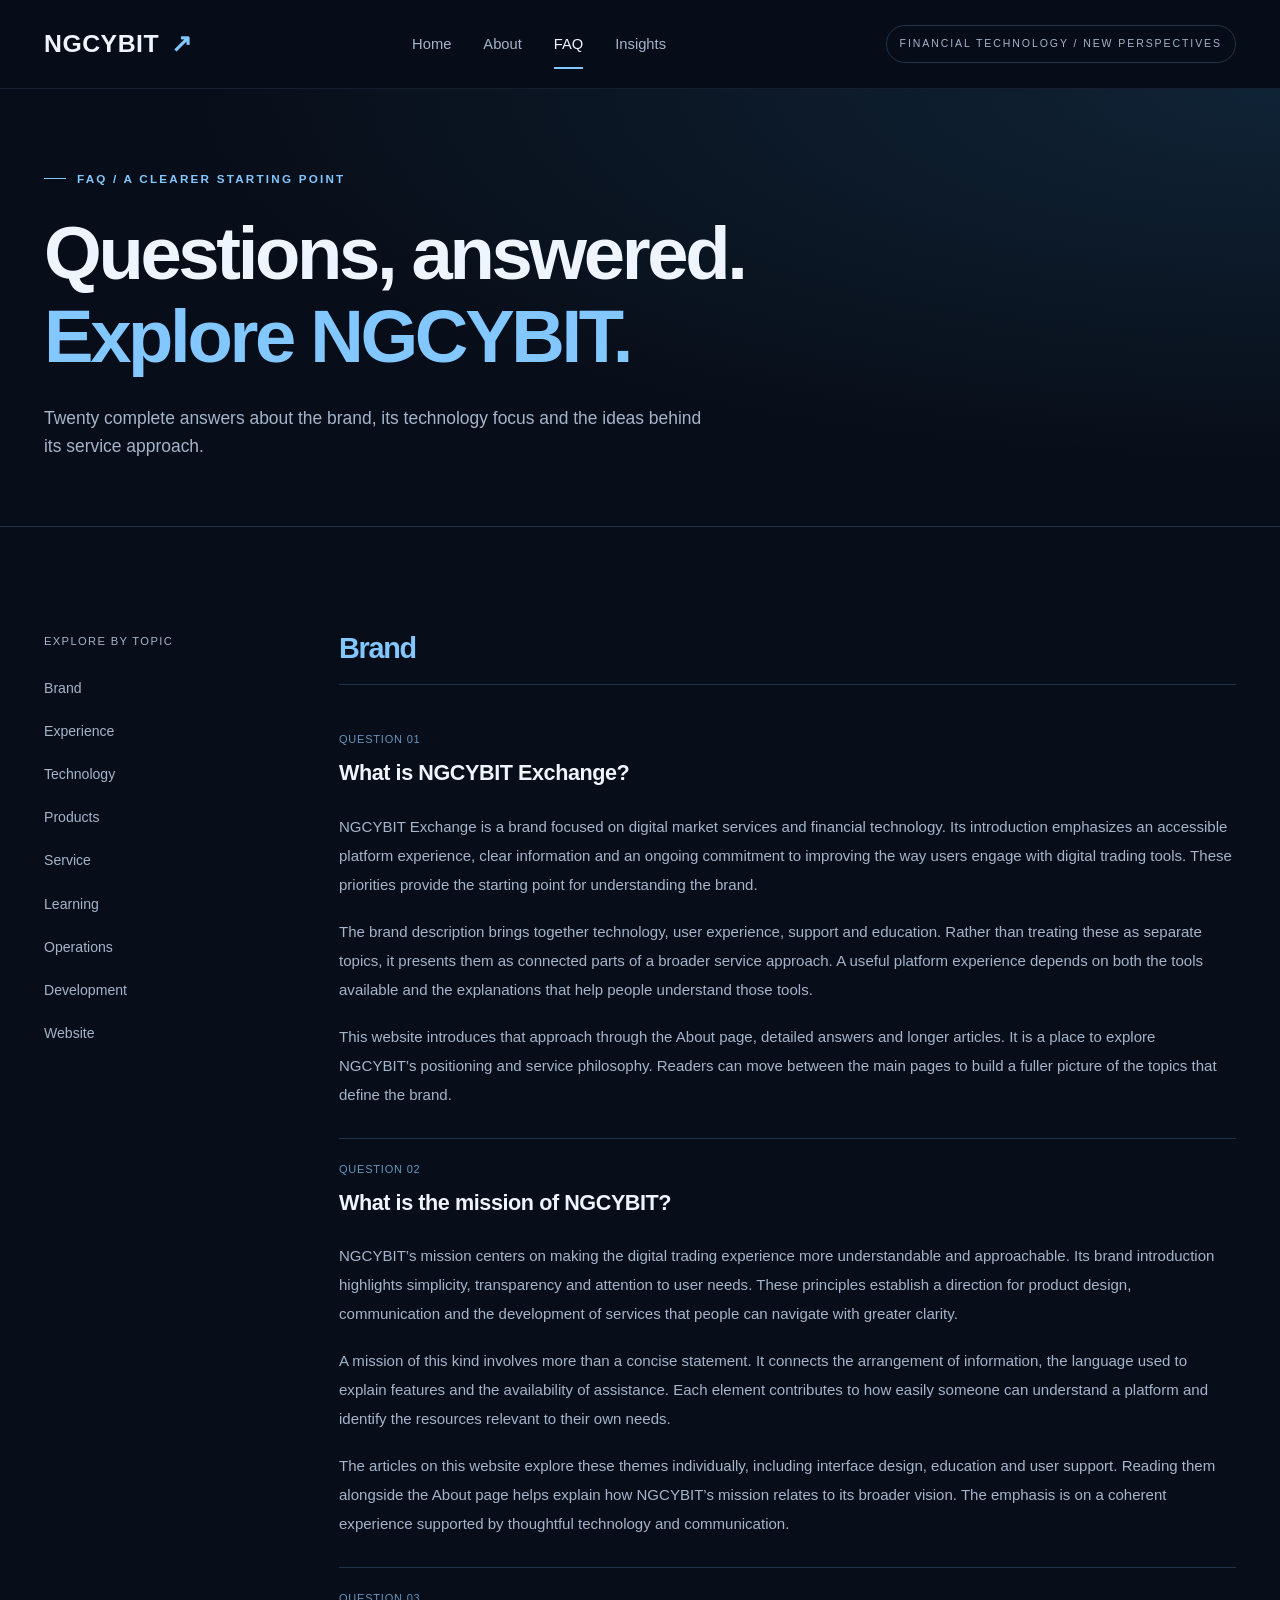
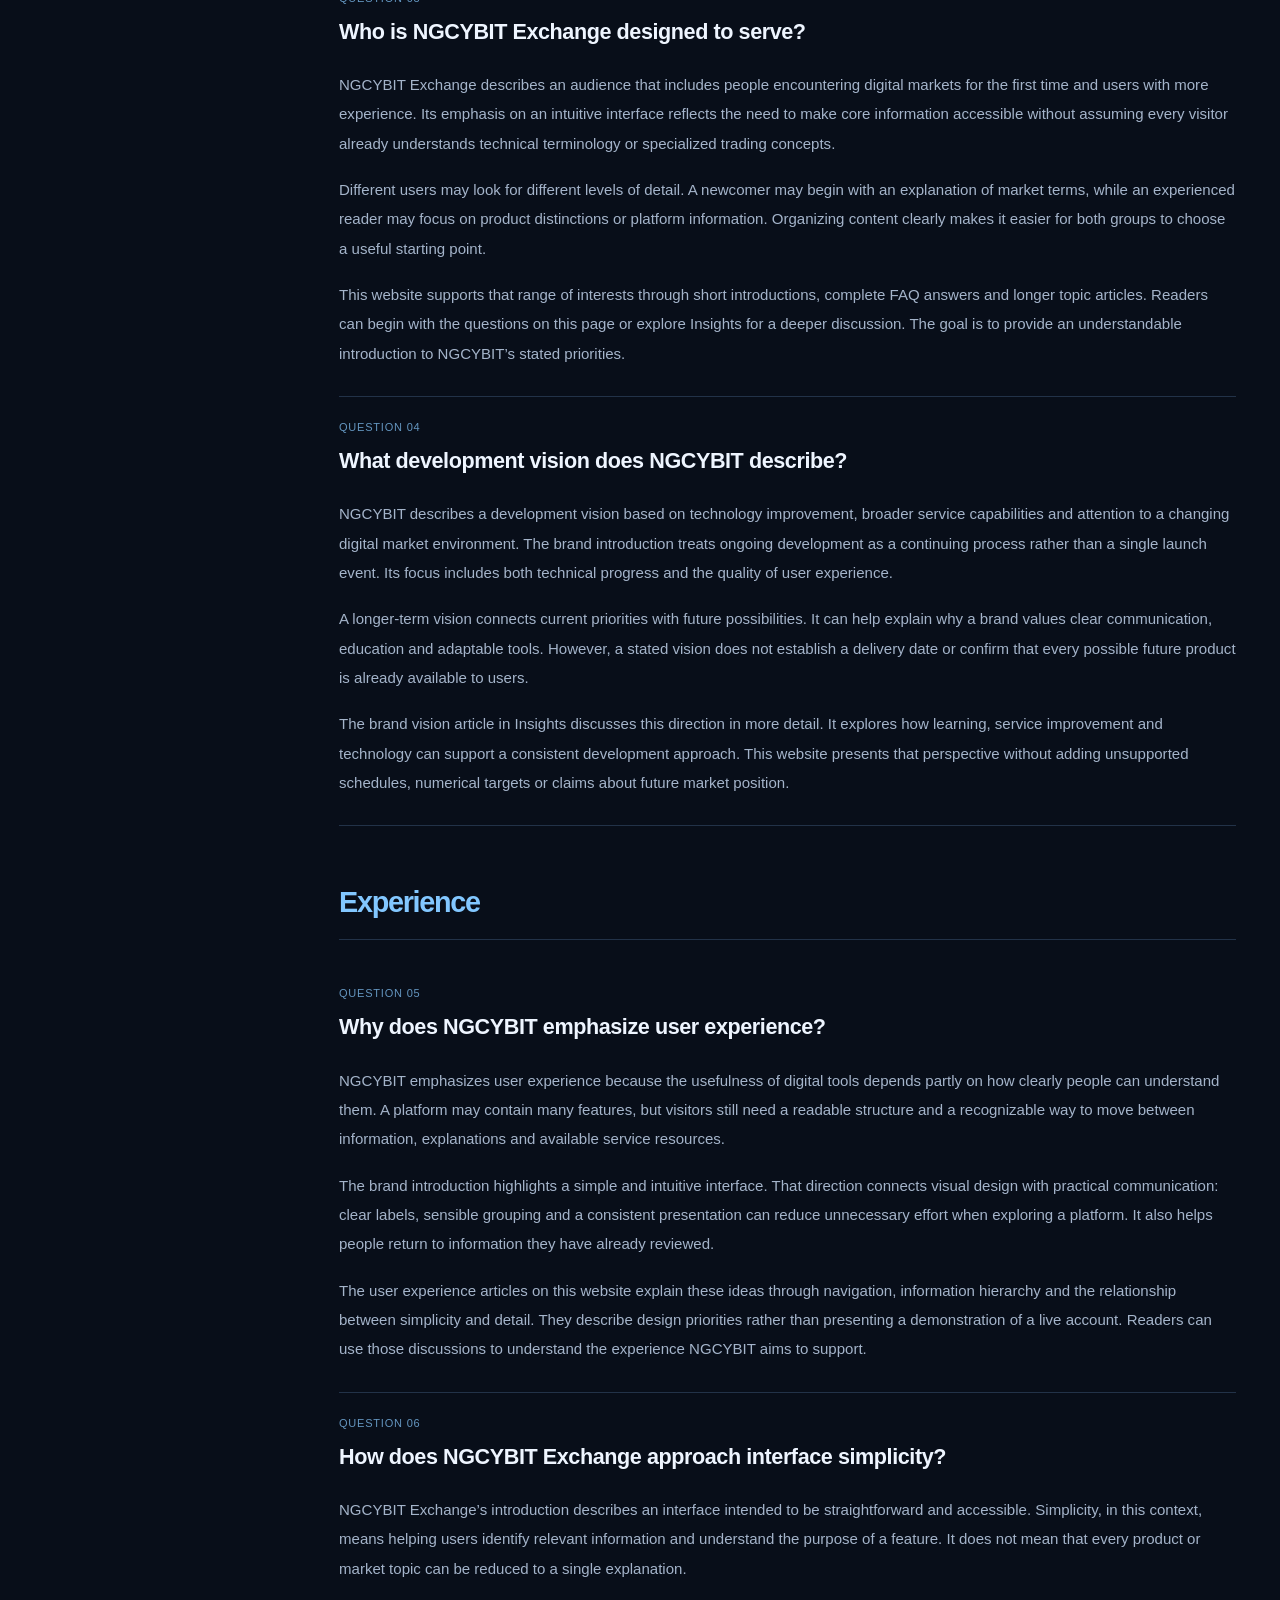
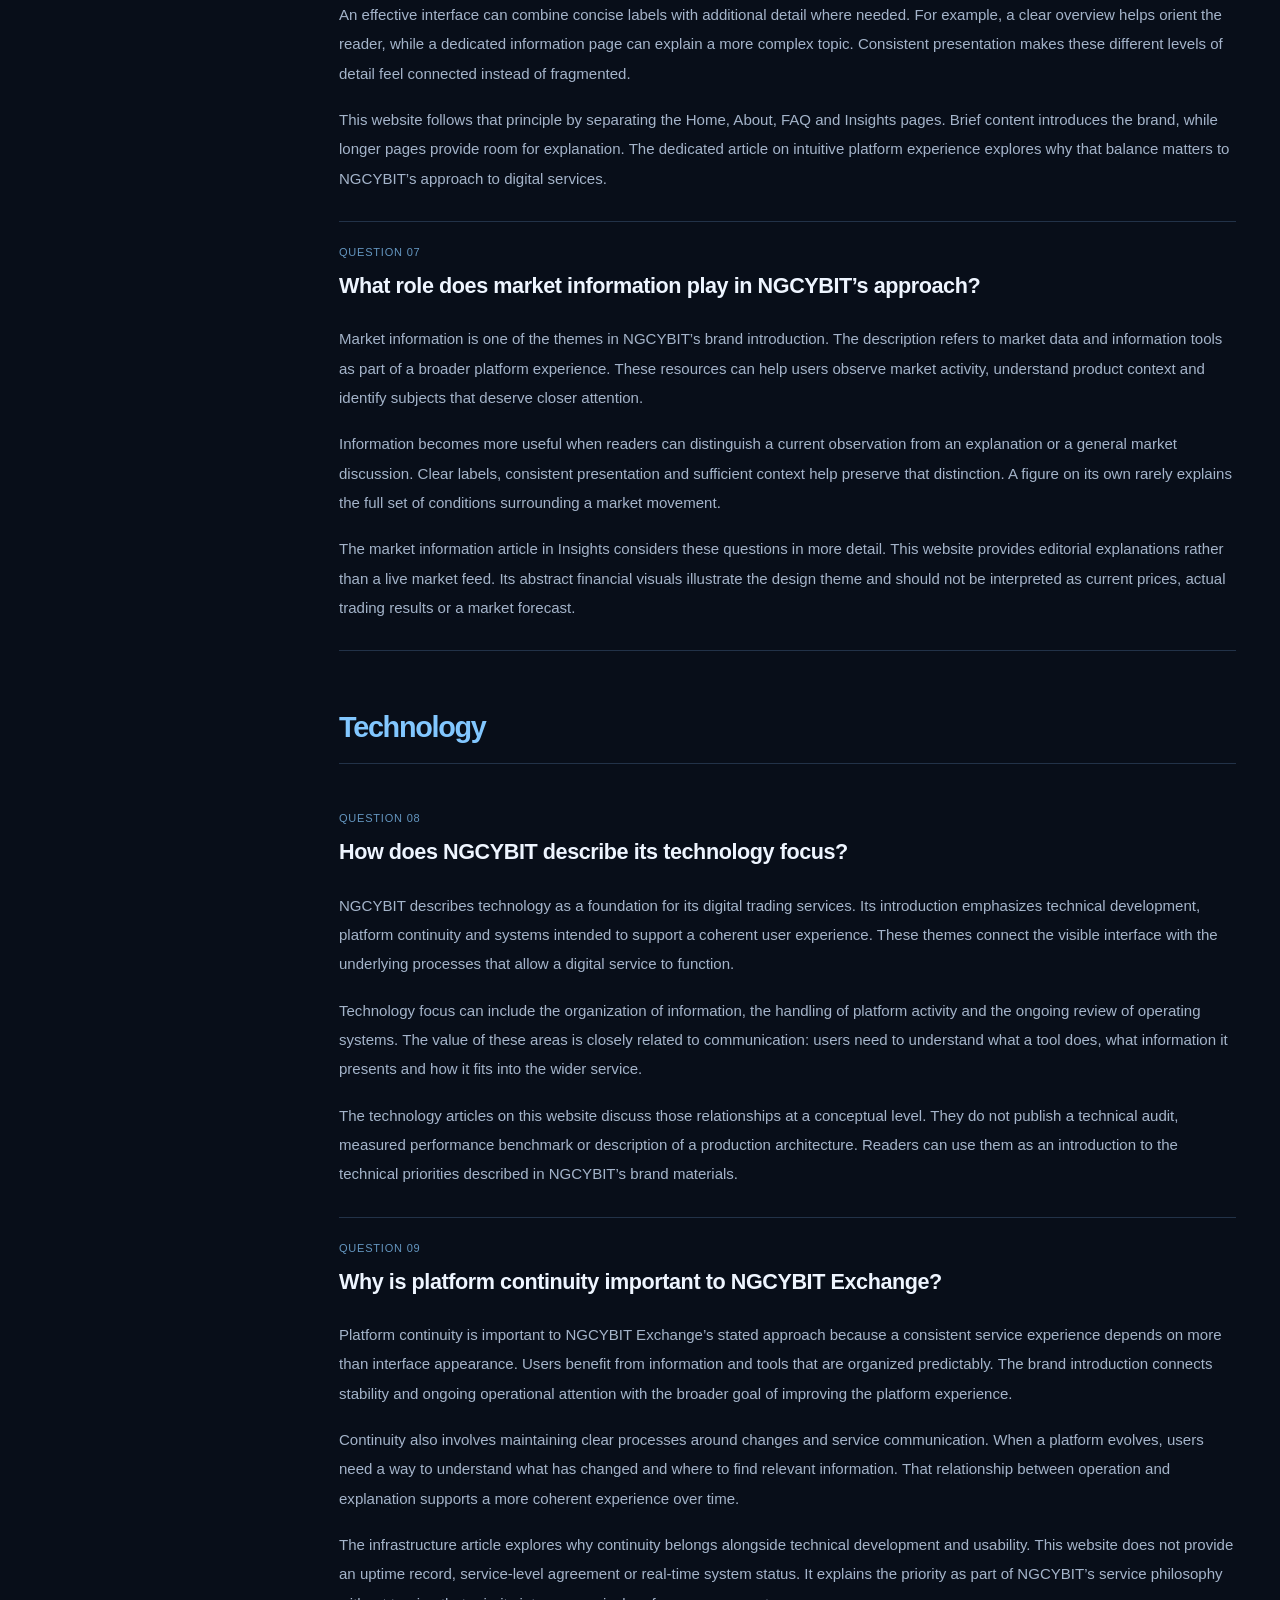
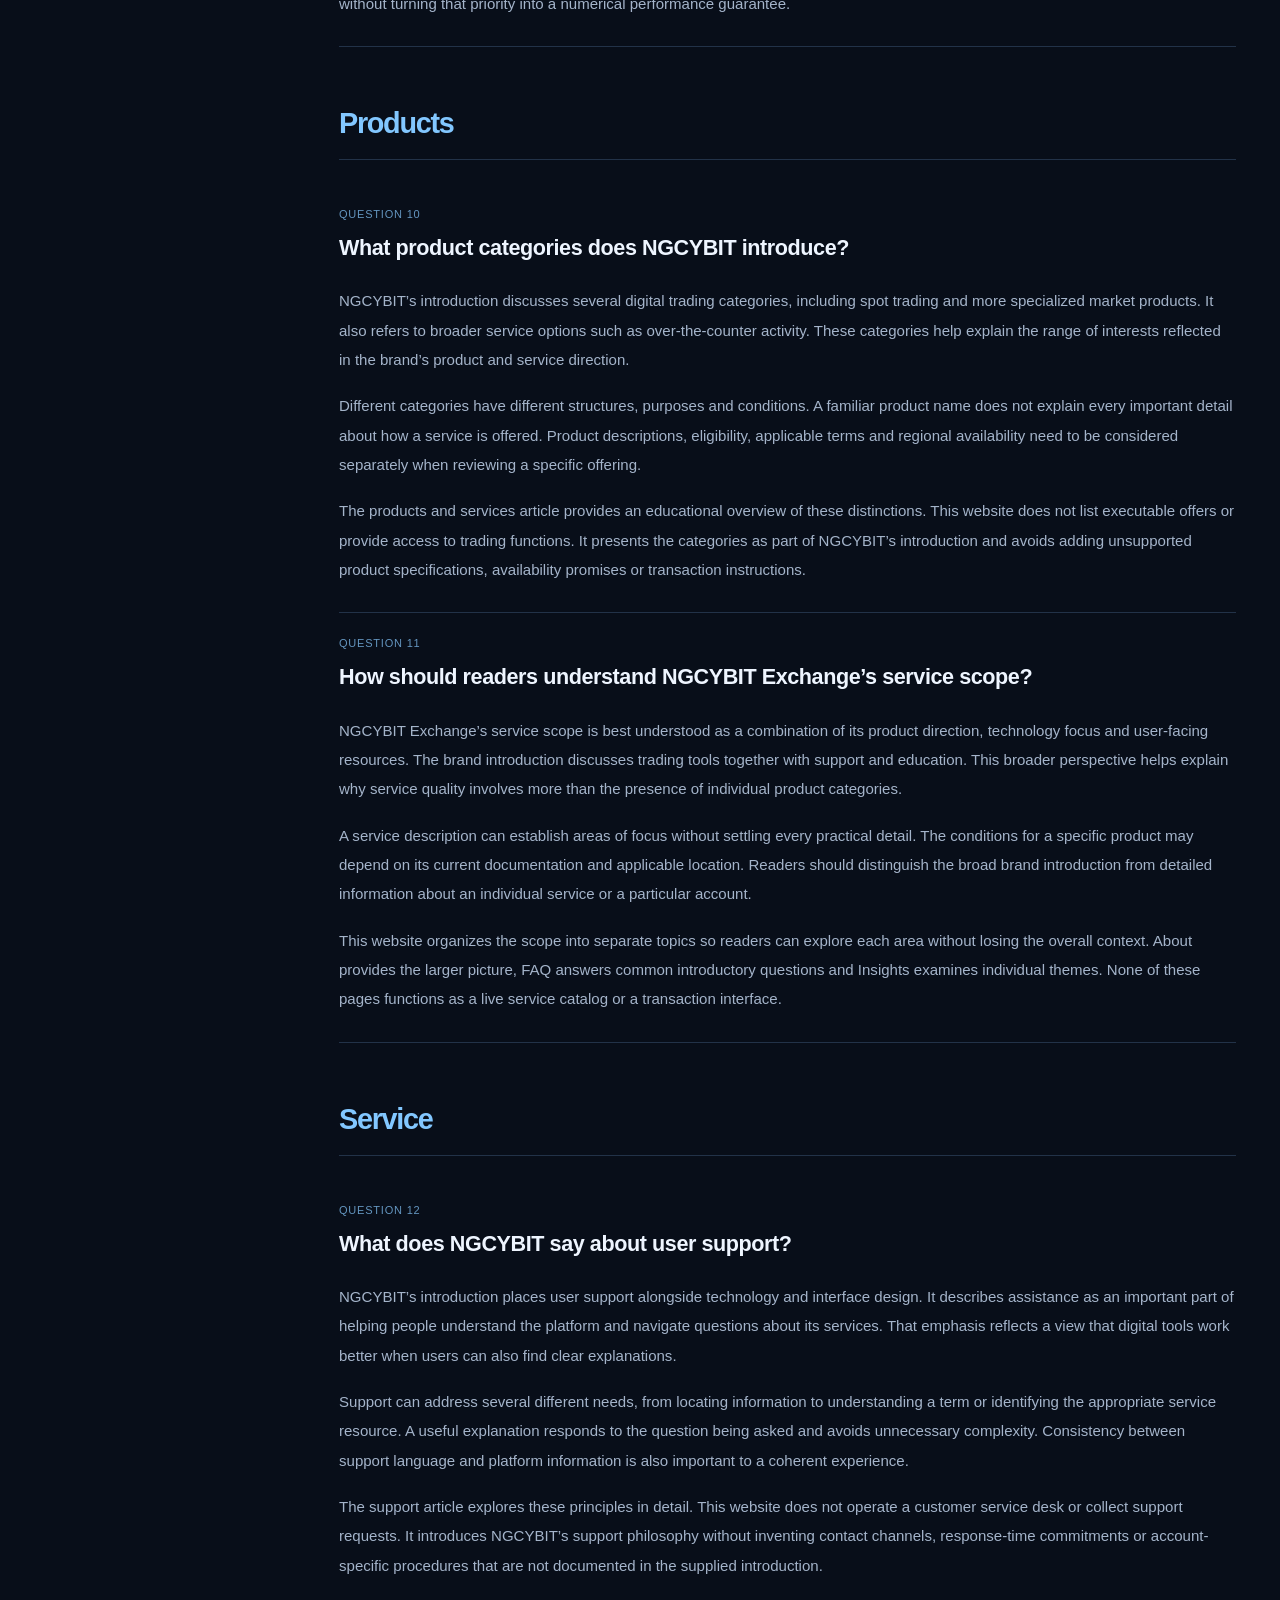
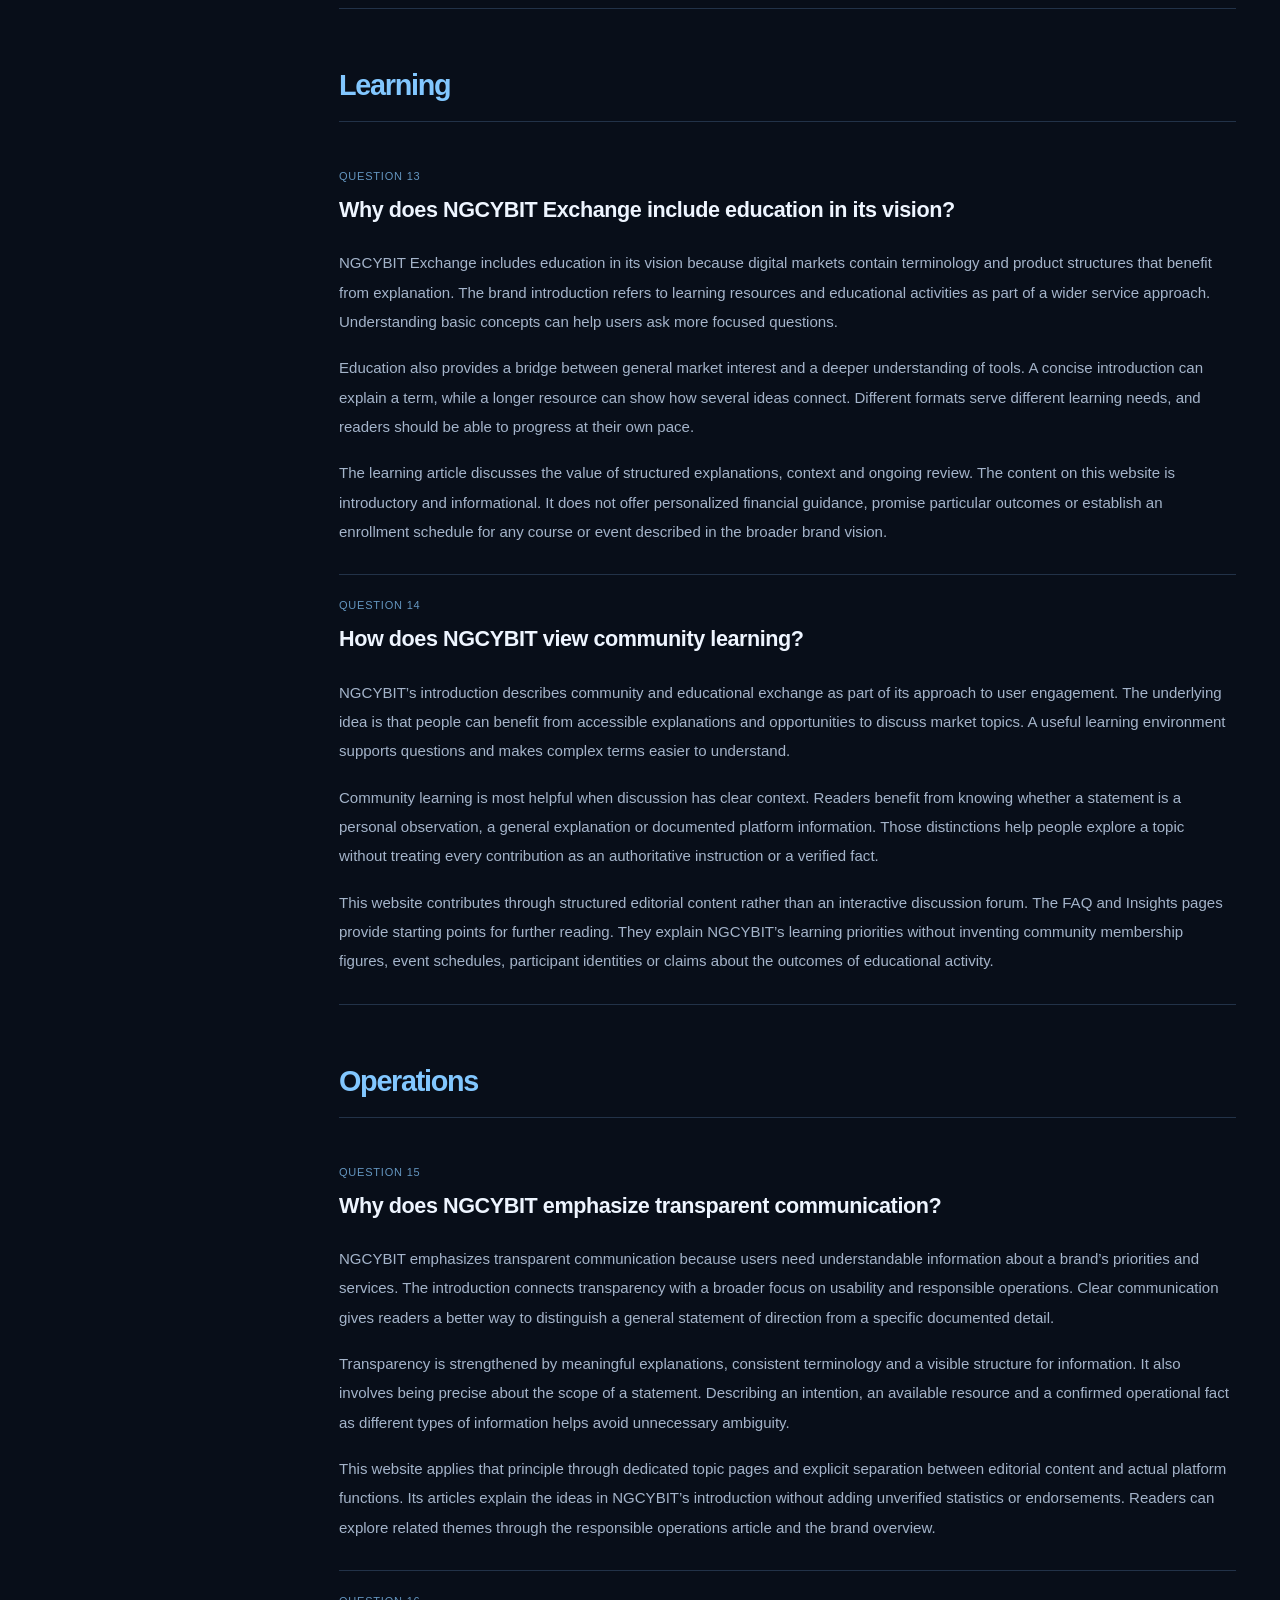
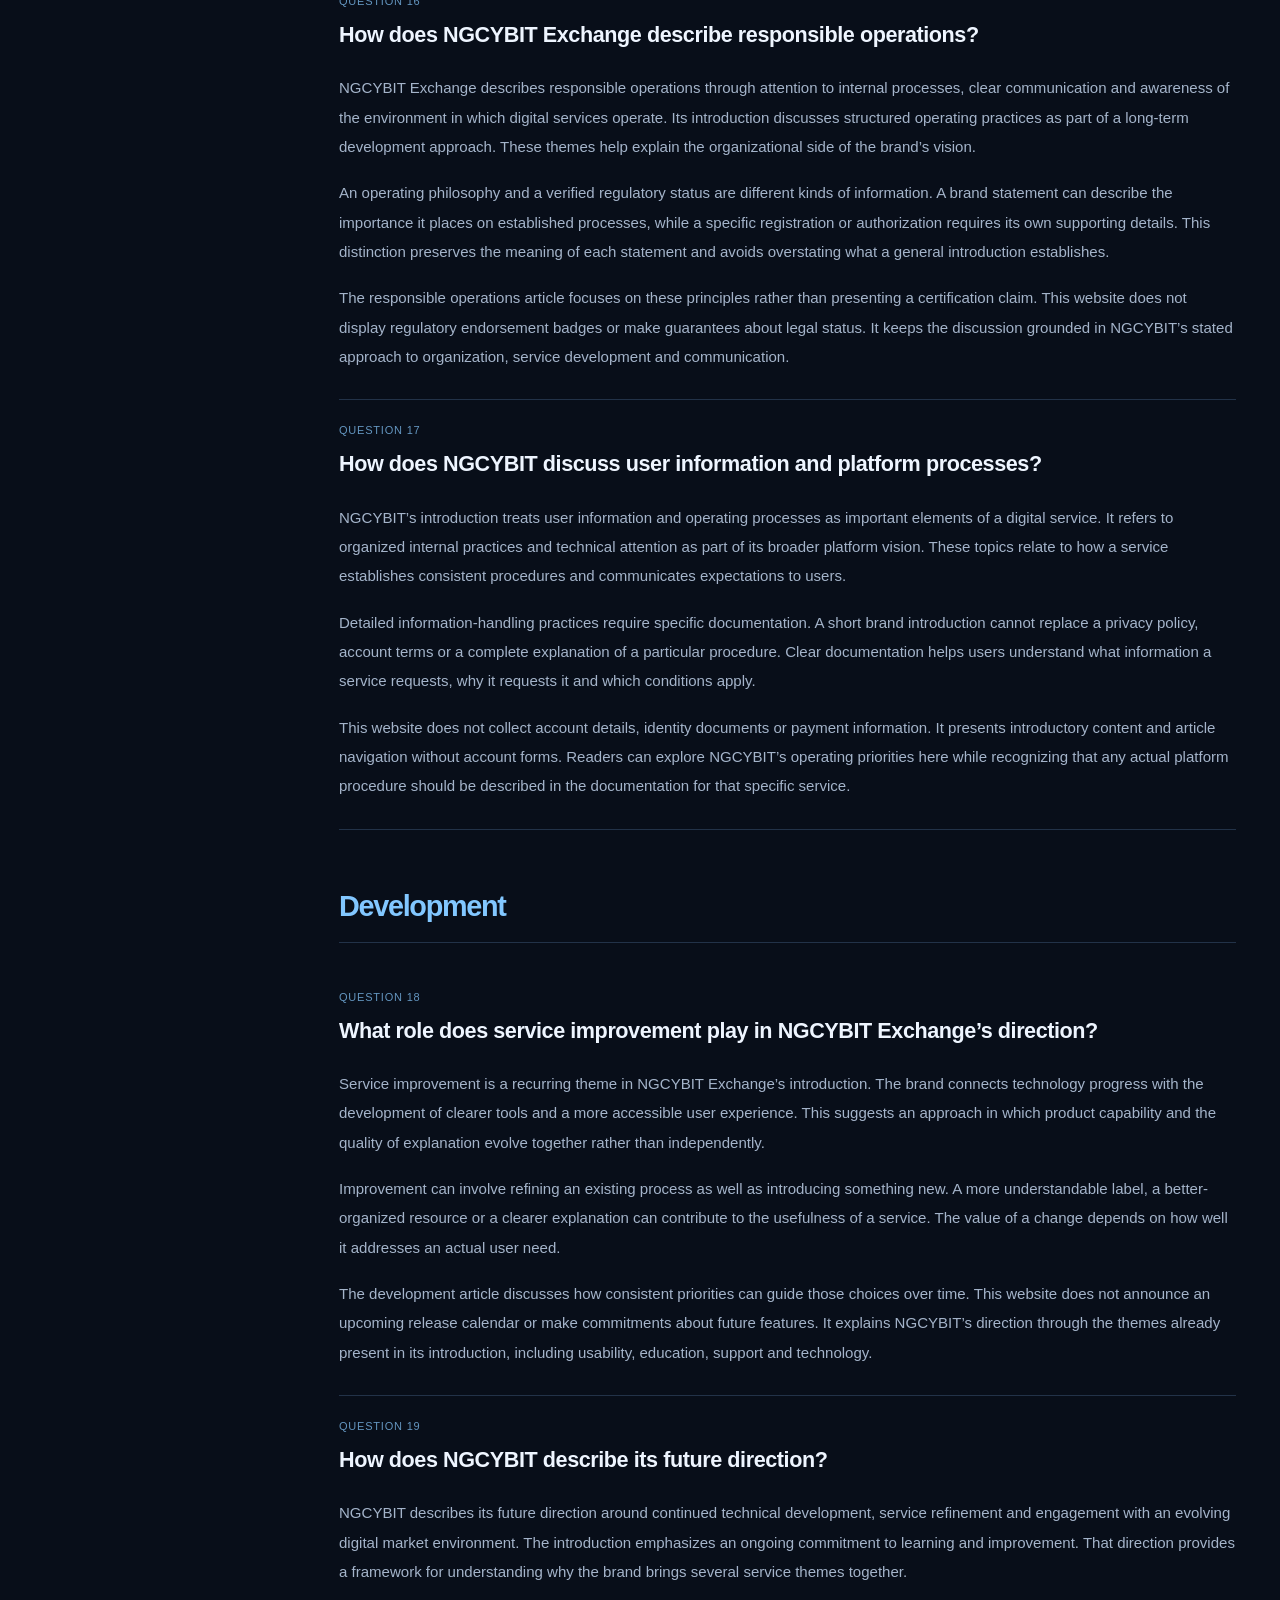
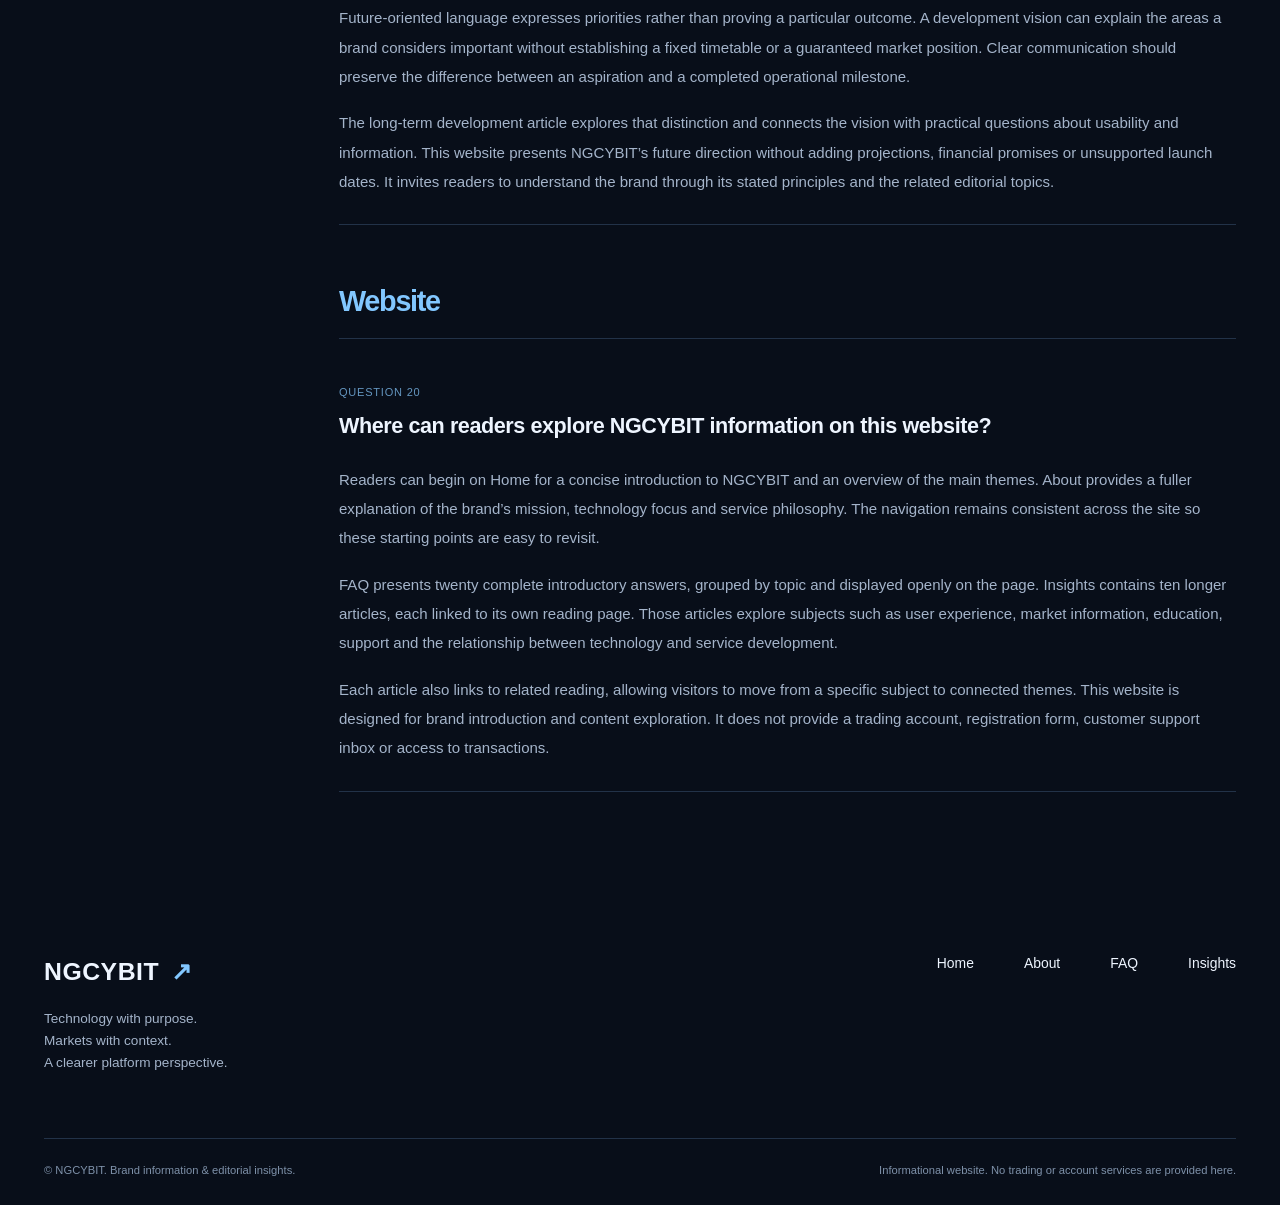
<file: faq.html>
<!doctype html>
<html lang="en" class="no-js"><head><meta charset="utf-8"><meta name="viewport" content="width=device-width,initial-scale=1"><title>NGCYBIT FAQ | 20 Questions About the Brand &amp; Platform Vision</title><meta name="description" content="Read complete answers to twenty NGCYBIT questions about its brand, user experience, technology, services, education and development vision."><link rel="canonical" href="https://ngcybit.github.io/faq.html"><link rel="icon" type="image/png" href="images/LOGO.png"><meta name="theme-color" content="#080e19"><meta property="og:type" content="website"><meta property="og:title" content="NGCYBIT FAQ | 20 Questions About the Brand &amp; Platform Vision"><meta property="og:description" content="Read complete answers to twenty NGCYBIT questions about its brand, user experience, technology, services, education and development vision."><meta property="og:url" content="https://ngcybit.github.io/faq.html"><meta property="og:site_name" content="NGCYBIT"><meta name="twitter:card" content="summary"><link rel="stylesheet" href="assets/styles.css"><script defer src="assets/main.js"></script><script type="application/ld+json">{"@context": "https://schema.org", "@type": "FAQPage", "mainEntity": [{"@type": "Question", "name": "What is NGCYBIT Exchange?", "acceptedAnswer": {"@type": "Answer", "text": "NGCYBIT Exchange is a brand focused on digital market services and financial technology. Its introduction emphasizes an accessible platform experience, clear information and an ongoing commitment to improving the way users engage with digital trading tools. These priorities provide the starting point for understanding the brand.\n\nThe brand description brings together technology, user experience, support and education. Rather than treating these as separate topics, it presents them as connected parts of a broader service approach. A useful platform experience depends on both the tools available and the explanations that help people understand those tools.\n\nThis website introduces that approach through the About page, detailed answers and longer articles. It is a place to explore NGCYBIT’s positioning and service philosophy. Readers can move between the main pages to build a fuller picture of the topics that define the brand."}}, {"@type": "Question", "name": "What is the mission of NGCYBIT?", "acceptedAnswer": {"@type": "Answer", "text": "NGCYBIT’s mission centers on making the digital trading experience more understandable and approachable. Its brand introduction highlights simplicity, transparency and attention to user needs. These principles establish a direction for product design, communication and the development of services that people can navigate with greater clarity.\n\nA mission of this kind involves more than a concise statement. It connects the arrangement of information, the language used to explain features and the availability of assistance. Each element contributes to how easily someone can understand a platform and identify the resources relevant to their own needs.\n\nThe articles on this website explore these themes individually, including interface design, education and user support. Reading them alongside the About page helps explain how NGCYBIT’s mission relates to its broader vision. The emphasis is on a coherent experience supported by thoughtful technology and communication."}}, {"@type": "Question", "name": "Who is NGCYBIT Exchange designed to serve?", "acceptedAnswer": {"@type": "Answer", "text": "NGCYBIT Exchange describes an audience that includes people encountering digital markets for the first time and users with more experience. Its emphasis on an intuitive interface reflects the need to make core information accessible without assuming every visitor already understands technical terminology or specialized trading concepts.\n\nDifferent users may look for different levels of detail. A newcomer may begin with an explanation of market terms, while an experienced reader may focus on product distinctions or platform information. Organizing content clearly makes it easier for both groups to choose a useful starting point.\n\nThis website supports that range of interests through short introductions, complete FAQ answers and longer topic articles. Readers can begin with the questions on this page or explore Insights for a deeper discussion. The goal is to provide an understandable introduction to NGCYBIT’s stated priorities."}}, {"@type": "Question", "name": "What development vision does NGCYBIT describe?", "acceptedAnswer": {"@type": "Answer", "text": "NGCYBIT describes a development vision based on technology improvement, broader service capabilities and attention to a changing digital market environment. The brand introduction treats ongoing development as a continuing process rather than a single launch event. Its focus includes both technical progress and the quality of user experience.\n\nA longer-term vision connects current priorities with future possibilities. It can help explain why a brand values clear communication, education and adaptable tools. However, a stated vision does not establish a delivery date or confirm that every possible future product is already available to users.\n\nThe brand vision article in Insights discusses this direction in more detail. It explores how learning, service improvement and technology can support a consistent development approach. This website presents that perspective without adding unsupported schedules, numerical targets or claims about future market position."}}, {"@type": "Question", "name": "Why does NGCYBIT emphasize user experience?", "acceptedAnswer": {"@type": "Answer", "text": "NGCYBIT emphasizes user experience because the usefulness of digital tools depends partly on how clearly people can understand them. A platform may contain many features, but visitors still need a readable structure and a recognizable way to move between information, explanations and available service resources.\n\nThe brand introduction highlights a simple and intuitive interface. That direction connects visual design with practical communication: clear labels, sensible grouping and a consistent presentation can reduce unnecessary effort when exploring a platform. It also helps people return to information they have already reviewed.\n\nThe user experience articles on this website explain these ideas through navigation, information hierarchy and the relationship between simplicity and detail. They describe design priorities rather than presenting a demonstration of a live account. Readers can use those discussions to understand the experience NGCYBIT aims to support."}}, {"@type": "Question", "name": "How does NGCYBIT Exchange approach interface simplicity?", "acceptedAnswer": {"@type": "Answer", "text": "NGCYBIT Exchange’s introduction describes an interface intended to be straightforward and accessible. Simplicity, in this context, means helping users identify relevant information and understand the purpose of a feature. It does not mean that every product or market topic can be reduced to a single explanation.\n\nAn effective interface can combine concise labels with additional detail where needed. For example, a clear overview helps orient the reader, while a dedicated information page can explain a more complex topic. Consistent presentation makes these different levels of detail feel connected instead of fragmented.\n\nThis website follows that principle by separating the Home, About, FAQ and Insights pages. Brief content introduces the brand, while longer pages provide room for explanation. The dedicated article on intuitive platform experience explores why that balance matters to NGCYBIT’s approach to digital services."}}, {"@type": "Question", "name": "What role does market information play in NGCYBIT’s approach?", "acceptedAnswer": {"@type": "Answer", "text": "Market information is one of the themes in NGCYBIT’s brand introduction. The description refers to market data and information tools as part of a broader platform experience. These resources can help users observe market activity, understand product context and identify subjects that deserve closer attention.\n\nInformation becomes more useful when readers can distinguish a current observation from an explanation or a general market discussion. Clear labels, consistent presentation and sufficient context help preserve that distinction. A figure on its own rarely explains the full set of conditions surrounding a market movement.\n\nThe market information article in Insights considers these questions in more detail. This website provides editorial explanations rather than a live market feed. Its abstract financial visuals illustrate the design theme and should not be interpreted as current prices, actual trading results or a market forecast."}}, {"@type": "Question", "name": "How does NGCYBIT describe its technology focus?", "acceptedAnswer": {"@type": "Answer", "text": "NGCYBIT describes technology as a foundation for its digital trading services. Its introduction emphasizes technical development, platform continuity and systems intended to support a coherent user experience. These themes connect the visible interface with the underlying processes that allow a digital service to function.\n\nTechnology focus can include the organization of information, the handling of platform activity and the ongoing review of operating systems. The value of these areas is closely related to communication: users need to understand what a tool does, what information it presents and how it fits into the wider service.\n\nThe technology articles on this website discuss those relationships at a conceptual level. They do not publish a technical audit, measured performance benchmark or description of a production architecture. Readers can use them as an introduction to the technical priorities described in NGCYBIT’s brand materials."}}, {"@type": "Question", "name": "Why is platform continuity important to NGCYBIT Exchange?", "acceptedAnswer": {"@type": "Answer", "text": "Platform continuity is important to NGCYBIT Exchange’s stated approach because a consistent service experience depends on more than interface appearance. Users benefit from information and tools that are organized predictably. The brand introduction connects stability and ongoing operational attention with the broader goal of improving the platform experience.\n\nContinuity also involves maintaining clear processes around changes and service communication. When a platform evolves, users need a way to understand what has changed and where to find relevant information. That relationship between operation and explanation supports a more coherent experience over time.\n\nThe infrastructure article explores why continuity belongs alongside technical development and usability. This website does not provide an uptime record, service-level agreement or real-time system status. It explains the priority as part of NGCYBIT’s service philosophy without turning that priority into a numerical performance guarantee."}}, {"@type": "Question", "name": "What product categories does NGCYBIT introduce?", "acceptedAnswer": {"@type": "Answer", "text": "NGCYBIT’s introduction discusses several digital trading categories, including spot trading and more specialized market products. It also refers to broader service options such as over-the-counter activity. These categories help explain the range of interests reflected in the brand’s product and service direction.\n\nDifferent categories have different structures, purposes and conditions. A familiar product name does not explain every important detail about how a service is offered. Product descriptions, eligibility, applicable terms and regional availability need to be considered separately when reviewing a specific offering.\n\nThe products and services article provides an educational overview of these distinctions. This website does not list executable offers or provide access to trading functions. It presents the categories as part of NGCYBIT’s introduction and avoids adding unsupported product specifications, availability promises or transaction instructions."}}, {"@type": "Question", "name": "How should readers understand NGCYBIT Exchange’s service scope?", "acceptedAnswer": {"@type": "Answer", "text": "NGCYBIT Exchange’s service scope is best understood as a combination of its product direction, technology focus and user-facing resources. The brand introduction discusses trading tools together with support and education. This broader perspective helps explain why service quality involves more than the presence of individual product categories.\n\nA service description can establish areas of focus without settling every practical detail. The conditions for a specific product may depend on its current documentation and applicable location. Readers should distinguish the broad brand introduction from detailed information about an individual service or a particular account.\n\nThis website organizes the scope into separate topics so readers can explore each area without losing the overall context. About provides the larger picture, FAQ answers common introductory questions and Insights examines individual themes. None of these pages functions as a live service catalog or a transaction interface."}}, {"@type": "Question", "name": "What does NGCYBIT say about user support?", "acceptedAnswer": {"@type": "Answer", "text": "NGCYBIT’s introduction places user support alongside technology and interface design. It describes assistance as an important part of helping people understand the platform and navigate questions about its services. That emphasis reflects a view that digital tools work better when users can also find clear explanations.\n\nSupport can address several different needs, from locating information to understanding a term or identifying the appropriate service resource. A useful explanation responds to the question being asked and avoids unnecessary complexity. Consistency between support language and platform information is also important to a coherent experience.\n\nThe support article explores these principles in detail. This website does not operate a customer service desk or collect support requests. It introduces NGCYBIT’s support philosophy without inventing contact channels, response-time commitments or account-specific procedures that are not documented in the supplied introduction."}}, {"@type": "Question", "name": "Why does NGCYBIT Exchange include education in its vision?", "acceptedAnswer": {"@type": "Answer", "text": "NGCYBIT Exchange includes education in its vision because digital markets contain terminology and product structures that benefit from explanation. The brand introduction refers to learning resources and educational activities as part of a wider service approach. Understanding basic concepts can help users ask more focused questions.\n\nEducation also provides a bridge between general market interest and a deeper understanding of tools. A concise introduction can explain a term, while a longer resource can show how several ideas connect. Different formats serve different learning needs, and readers should be able to progress at their own pace.\n\nThe learning article discusses the value of structured explanations, context and ongoing review. The content on this website is introductory and informational. It does not offer personalized financial guidance, promise particular outcomes or establish an enrollment schedule for any course or event described in the broader brand vision."}}, {"@type": "Question", "name": "How does NGCYBIT view community learning?", "acceptedAnswer": {"@type": "Answer", "text": "NGCYBIT’s introduction describes community and educational exchange as part of its approach to user engagement. The underlying idea is that people can benefit from accessible explanations and opportunities to discuss market topics. A useful learning environment supports questions and makes complex terms easier to understand.\n\nCommunity learning is most helpful when discussion has clear context. Readers benefit from knowing whether a statement is a personal observation, a general explanation or documented platform information. Those distinctions help people explore a topic without treating every contribution as an authoritative instruction or a verified fact.\n\nThis website contributes through structured editorial content rather than an interactive discussion forum. The FAQ and Insights pages provide starting points for further reading. They explain NGCYBIT’s learning priorities without inventing community membership figures, event schedules, participant identities or claims about the outcomes of educational activity."}}, {"@type": "Question", "name": "Why does NGCYBIT emphasize transparent communication?", "acceptedAnswer": {"@type": "Answer", "text": "NGCYBIT emphasizes transparent communication because users need understandable information about a brand’s priorities and services. The introduction connects transparency with a broader focus on usability and responsible operations. Clear communication gives readers a better way to distinguish a general statement of direction from a specific documented detail.\n\nTransparency is strengthened by meaningful explanations, consistent terminology and a visible structure for information. It also involves being precise about the scope of a statement. Describing an intention, an available resource and a confirmed operational fact as different types of information helps avoid unnecessary ambiguity.\n\nThis website applies that principle through dedicated topic pages and explicit separation between editorial content and actual platform functions. Its articles explain the ideas in NGCYBIT’s introduction without adding unverified statistics or endorsements. Readers can explore related themes through the responsible operations article and the brand overview."}}, {"@type": "Question", "name": "How does NGCYBIT Exchange describe responsible operations?", "acceptedAnswer": {"@type": "Answer", "text": "NGCYBIT Exchange describes responsible operations through attention to internal processes, clear communication and awareness of the environment in which digital services operate. Its introduction discusses structured operating practices as part of a long-term development approach. These themes help explain the organizational side of the brand’s vision.\n\nAn operating philosophy and a verified regulatory status are different kinds of information. A brand statement can describe the importance it places on established processes, while a specific registration or authorization requires its own supporting details. This distinction preserves the meaning of each statement and avoids overstating what a general introduction establishes.\n\nThe responsible operations article focuses on these principles rather than presenting a certification claim. This website does not display regulatory endorsement badges or make guarantees about legal status. It keeps the discussion grounded in NGCYBIT’s stated approach to organization, service development and communication."}}, {"@type": "Question", "name": "How does NGCYBIT discuss user information and platform processes?", "acceptedAnswer": {"@type": "Answer", "text": "NGCYBIT’s introduction treats user information and operating processes as important elements of a digital service. It refers to organized internal practices and technical attention as part of its broader platform vision. These topics relate to how a service establishes consistent procedures and communicates expectations to users.\n\nDetailed information-handling practices require specific documentation. A short brand introduction cannot replace a privacy policy, account terms or a complete explanation of a particular procedure. Clear documentation helps users understand what information a service requests, why it requests it and which conditions apply.\n\nThis website does not collect account details, identity documents or payment information. It presents introductory content and article navigation without account forms. Readers can explore NGCYBIT’s operating priorities here while recognizing that any actual platform procedure should be described in the documentation for that specific service."}}, {"@type": "Question", "name": "What role does service improvement play in NGCYBIT Exchange’s direction?", "acceptedAnswer": {"@type": "Answer", "text": "Service improvement is a recurring theme in NGCYBIT Exchange’s introduction. The brand connects technology progress with the development of clearer tools and a more accessible user experience. This suggests an approach in which product capability and the quality of explanation evolve together rather than independently.\n\nImprovement can involve refining an existing process as well as introducing something new. A more understandable label, a better-organized resource or a clearer explanation can contribute to the usefulness of a service. The value of a change depends on how well it addresses an actual user need.\n\nThe development article discusses how consistent priorities can guide those choices over time. This website does not announce an upcoming release calendar or make commitments about future features. It explains NGCYBIT’s direction through the themes already present in its introduction, including usability, education, support and technology."}}, {"@type": "Question", "name": "How does NGCYBIT describe its future direction?", "acceptedAnswer": {"@type": "Answer", "text": "NGCYBIT describes its future direction around continued technical development, service refinement and engagement with an evolving digital market environment. The introduction emphasizes an ongoing commitment to learning and improvement. That direction provides a framework for understanding why the brand brings several service themes together.\n\nFuture-oriented language expresses priorities rather than proving a particular outcome. A development vision can explain the areas a brand considers important without establishing a fixed timetable or a guaranteed market position. Clear communication should preserve the difference between an aspiration and a completed operational milestone.\n\nThe long-term development article explores that distinction and connects the vision with practical questions about usability and information. This website presents NGCYBIT’s future direction without adding projections, financial promises or unsupported launch dates. It invites readers to understand the brand through its stated principles and the related editorial topics."}}, {"@type": "Question", "name": "Where can readers explore NGCYBIT information on this website?", "acceptedAnswer": {"@type": "Answer", "text": "Readers can begin on Home for a concise introduction to NGCYBIT and an overview of the main themes. About provides a fuller explanation of the brand’s mission, technology focus and service philosophy. The navigation remains consistent across the site so these starting points are easy to revisit.\n\nFAQ presents twenty complete introductory answers, grouped by topic and displayed openly on the page. Insights contains ten longer articles, each linked to its own reading page. Those articles explore subjects such as user experience, market information, education, support and the relationship between technology and service development.\n\nEach article also links to related reading, allowing visitors to move from a specific subject to connected themes. This website is designed for brand introduction and content exploration. It does not provide a trading account, registration form, customer support inbox or access to transactions."}}]}</script></head>
<body><a href="#main" class="skip">Skip to content</a><header class="site-header"><div class="container header-inner"><a class="brand" href="index.html" aria-label="NGCYBIT Home">NGCYBIT<span style="color:var(--blue)" aria-hidden="true">↗</span></a><button class="menu-button" aria-controls="primary-nav" aria-expanded="false" type="button">Menu</button><nav class="header-nav" id="primary-nav" aria-label="Main navigation"><a href="index.html">Home</a><a href="about.html">About</a><a href="faq.html" aria-current="page">FAQ</a><a href="insights.html">Insights</a></nav><span class="header-note">Financial technology / New perspectives</span></div></header>
<main id="main"><section class="page-heading"><div class="container"><div class="eyebrow">FAQ / A clearer starting point</div><h1>Questions, answered.<br><span style="color:var(--blue)">Explore NGCYBIT.</span></h1><p>Twenty complete answers about the brand, its technology focus and the ideas behind its service approach.</p></div></section><section class="section"><div class="container faq-layout"><aside class="faq-sidebar"><p>Explore by topic</p><nav aria-label="FAQ topics"><a href="#brand">Brand</a><a href="#experience">Experience</a><a href="#technology">Technology</a><a href="#products">Products</a><a href="#service">Service</a><a href="#learning">Learning</a><a href="#operations">Operations</a><a href="#development">Development</a><a href="#website">Website</a></nav></aside><div><section class="faq-group" id="brand"><h2>Brand</h2><article class="faq-answer" id="question-1"><h3><span class="question-num">QUESTION 01</span>What is NGCYBIT Exchange?</h3><p>NGCYBIT Exchange is a brand focused on digital market services and financial technology. Its introduction emphasizes an accessible platform experience, clear information and an ongoing commitment to improving the way users engage with digital trading tools. These priorities provide the starting point for understanding the brand.</p><p>The brand description brings together technology, user experience, support and education. Rather than treating these as separate topics, it presents them as connected parts of a broader service approach. A useful platform experience depends on both the tools available and the explanations that help people understand those tools.</p><p>This website introduces that approach through the About page, detailed answers and longer articles. It is a place to explore NGCYBIT’s positioning and service philosophy. Readers can move between the main pages to build a fuller picture of the topics that define the brand.</p></article><article class="faq-answer" id="question-2"><h3><span class="question-num">QUESTION 02</span>What is the mission of NGCYBIT?</h3><p>NGCYBIT’s mission centers on making the digital trading experience more understandable and approachable. Its brand introduction highlights simplicity, transparency and attention to user needs. These principles establish a direction for product design, communication and the development of services that people can navigate with greater clarity.</p><p>A mission of this kind involves more than a concise statement. It connects the arrangement of information, the language used to explain features and the availability of assistance. Each element contributes to how easily someone can understand a platform and identify the resources relevant to their own needs.</p><p>The articles on this website explore these themes individually, including interface design, education and user support. Reading them alongside the About page helps explain how NGCYBIT’s mission relates to its broader vision. The emphasis is on a coherent experience supported by thoughtful technology and communication.</p></article><article class="faq-answer" id="question-3"><h3><span class="question-num">QUESTION 03</span>Who is NGCYBIT Exchange designed to serve?</h3><p>NGCYBIT Exchange describes an audience that includes people encountering digital markets for the first time and users with more experience. Its emphasis on an intuitive interface reflects the need to make core information accessible without assuming every visitor already understands technical terminology or specialized trading concepts.</p><p>Different users may look for different levels of detail. A newcomer may begin with an explanation of market terms, while an experienced reader may focus on product distinctions or platform information. Organizing content clearly makes it easier for both groups to choose a useful starting point.</p><p>This website supports that range of interests through short introductions, complete FAQ answers and longer topic articles. Readers can begin with the questions on this page or explore Insights for a deeper discussion. The goal is to provide an understandable introduction to NGCYBIT’s stated priorities.</p></article><article class="faq-answer" id="question-4"><h3><span class="question-num">QUESTION 04</span>What development vision does NGCYBIT describe?</h3><p>NGCYBIT describes a development vision based on technology improvement, broader service capabilities and attention to a changing digital market environment. The brand introduction treats ongoing development as a continuing process rather than a single launch event. Its focus includes both technical progress and the quality of user experience.</p><p>A longer-term vision connects current priorities with future possibilities. It can help explain why a brand values clear communication, education and adaptable tools. However, a stated vision does not establish a delivery date or confirm that every possible future product is already available to users.</p><p>The brand vision article in Insights discusses this direction in more detail. It explores how learning, service improvement and technology can support a consistent development approach. This website presents that perspective without adding unsupported schedules, numerical targets or claims about future market position.</p></article></section><section class="faq-group" id="experience"><h2>Experience</h2><article class="faq-answer" id="question-5"><h3><span class="question-num">QUESTION 05</span>Why does NGCYBIT emphasize user experience?</h3><p>NGCYBIT emphasizes user experience because the usefulness of digital tools depends partly on how clearly people can understand them. A platform may contain many features, but visitors still need a readable structure and a recognizable way to move between information, explanations and available service resources.</p><p>The brand introduction highlights a simple and intuitive interface. That direction connects visual design with practical communication: clear labels, sensible grouping and a consistent presentation can reduce unnecessary effort when exploring a platform. It also helps people return to information they have already reviewed.</p><p>The user experience articles on this website explain these ideas through navigation, information hierarchy and the relationship between simplicity and detail. They describe design priorities rather than presenting a demonstration of a live account. Readers can use those discussions to understand the experience NGCYBIT aims to support.</p></article><article class="faq-answer" id="question-6"><h3><span class="question-num">QUESTION 06</span>How does NGCYBIT Exchange approach interface simplicity?</h3><p>NGCYBIT Exchange’s introduction describes an interface intended to be straightforward and accessible. Simplicity, in this context, means helping users identify relevant information and understand the purpose of a feature. It does not mean that every product or market topic can be reduced to a single explanation.</p><p>An effective interface can combine concise labels with additional detail where needed. For example, a clear overview helps orient the reader, while a dedicated information page can explain a more complex topic. Consistent presentation makes these different levels of detail feel connected instead of fragmented.</p><p>This website follows that principle by separating the Home, About, FAQ and Insights pages. Brief content introduces the brand, while longer pages provide room for explanation. The dedicated article on intuitive platform experience explores why that balance matters to NGCYBIT’s approach to digital services.</p></article><article class="faq-answer" id="question-7"><h3><span class="question-num">QUESTION 07</span>What role does market information play in NGCYBIT’s approach?</h3><p>Market information is one of the themes in NGCYBIT’s brand introduction. The description refers to market data and information tools as part of a broader platform experience. These resources can help users observe market activity, understand product context and identify subjects that deserve closer attention.</p><p>Information becomes more useful when readers can distinguish a current observation from an explanation or a general market discussion. Clear labels, consistent presentation and sufficient context help preserve that distinction. A figure on its own rarely explains the full set of conditions surrounding a market movement.</p><p>The market information article in Insights considers these questions in more detail. This website provides editorial explanations rather than a live market feed. Its abstract financial visuals illustrate the design theme and should not be interpreted as current prices, actual trading results or a market forecast.</p></article></section><section class="faq-group" id="technology"><h2>Technology</h2><article class="faq-answer" id="question-8"><h3><span class="question-num">QUESTION 08</span>How does NGCYBIT describe its technology focus?</h3><p>NGCYBIT describes technology as a foundation for its digital trading services. Its introduction emphasizes technical development, platform continuity and systems intended to support a coherent user experience. These themes connect the visible interface with the underlying processes that allow a digital service to function.</p><p>Technology focus can include the organization of information, the handling of platform activity and the ongoing review of operating systems. The value of these areas is closely related to communication: users need to understand what a tool does, what information it presents and how it fits into the wider service.</p><p>The technology articles on this website discuss those relationships at a conceptual level. They do not publish a technical audit, measured performance benchmark or description of a production architecture. Readers can use them as an introduction to the technical priorities described in NGCYBIT’s brand materials.</p></article><article class="faq-answer" id="question-9"><h3><span class="question-num">QUESTION 09</span>Why is platform continuity important to NGCYBIT Exchange?</h3><p>Platform continuity is important to NGCYBIT Exchange’s stated approach because a consistent service experience depends on more than interface appearance. Users benefit from information and tools that are organized predictably. The brand introduction connects stability and ongoing operational attention with the broader goal of improving the platform experience.</p><p>Continuity also involves maintaining clear processes around changes and service communication. When a platform evolves, users need a way to understand what has changed and where to find relevant information. That relationship between operation and explanation supports a more coherent experience over time.</p><p>The infrastructure article explores why continuity belongs alongside technical development and usability. This website does not provide an uptime record, service-level agreement or real-time system status. It explains the priority as part of NGCYBIT’s service philosophy without turning that priority into a numerical performance guarantee.</p></article></section><section class="faq-group" id="products"><h2>Products</h2><article class="faq-answer" id="question-10"><h3><span class="question-num">QUESTION 10</span>What product categories does NGCYBIT introduce?</h3><p>NGCYBIT’s introduction discusses several digital trading categories, including spot trading and more specialized market products. It also refers to broader service options such as over-the-counter activity. These categories help explain the range of interests reflected in the brand’s product and service direction.</p><p>Different categories have different structures, purposes and conditions. A familiar product name does not explain every important detail about how a service is offered. Product descriptions, eligibility, applicable terms and regional availability need to be considered separately when reviewing a specific offering.</p><p>The products and services article provides an educational overview of these distinctions. This website does not list executable offers or provide access to trading functions. It presents the categories as part of NGCYBIT’s introduction and avoids adding unsupported product specifications, availability promises or transaction instructions.</p></article><article class="faq-answer" id="question-11"><h3><span class="question-num">QUESTION 11</span>How should readers understand NGCYBIT Exchange’s service scope?</h3><p>NGCYBIT Exchange’s service scope is best understood as a combination of its product direction, technology focus and user-facing resources. The brand introduction discusses trading tools together with support and education. This broader perspective helps explain why service quality involves more than the presence of individual product categories.</p><p>A service description can establish areas of focus without settling every practical detail. The conditions for a specific product may depend on its current documentation and applicable location. Readers should distinguish the broad brand introduction from detailed information about an individual service or a particular account.</p><p>This website organizes the scope into separate topics so readers can explore each area without losing the overall context. About provides the larger picture, FAQ answers common introductory questions and Insights examines individual themes. None of these pages functions as a live service catalog or a transaction interface.</p></article></section><section class="faq-group" id="service"><h2>Service</h2><article class="faq-answer" id="question-12"><h3><span class="question-num">QUESTION 12</span>What does NGCYBIT say about user support?</h3><p>NGCYBIT’s introduction places user support alongside technology and interface design. It describes assistance as an important part of helping people understand the platform and navigate questions about its services. That emphasis reflects a view that digital tools work better when users can also find clear explanations.</p><p>Support can address several different needs, from locating information to understanding a term or identifying the appropriate service resource. A useful explanation responds to the question being asked and avoids unnecessary complexity. Consistency between support language and platform information is also important to a coherent experience.</p><p>The support article explores these principles in detail. This website does not operate a customer service desk or collect support requests. It introduces NGCYBIT’s support philosophy without inventing contact channels, response-time commitments or account-specific procedures that are not documented in the supplied introduction.</p></article></section><section class="faq-group" id="learning"><h2>Learning</h2><article class="faq-answer" id="question-13"><h3><span class="question-num">QUESTION 13</span>Why does NGCYBIT Exchange include education in its vision?</h3><p>NGCYBIT Exchange includes education in its vision because digital markets contain terminology and product structures that benefit from explanation. The brand introduction refers to learning resources and educational activities as part of a wider service approach. Understanding basic concepts can help users ask more focused questions.</p><p>Education also provides a bridge between general market interest and a deeper understanding of tools. A concise introduction can explain a term, while a longer resource can show how several ideas connect. Different formats serve different learning needs, and readers should be able to progress at their own pace.</p><p>The learning article discusses the value of structured explanations, context and ongoing review. The content on this website is introductory and informational. It does not offer personalized financial guidance, promise particular outcomes or establish an enrollment schedule for any course or event described in the broader brand vision.</p></article><article class="faq-answer" id="question-14"><h3><span class="question-num">QUESTION 14</span>How does NGCYBIT view community learning?</h3><p>NGCYBIT’s introduction describes community and educational exchange as part of its approach to user engagement. The underlying idea is that people can benefit from accessible explanations and opportunities to discuss market topics. A useful learning environment supports questions and makes complex terms easier to understand.</p><p>Community learning is most helpful when discussion has clear context. Readers benefit from knowing whether a statement is a personal observation, a general explanation or documented platform information. Those distinctions help people explore a topic without treating every contribution as an authoritative instruction or a verified fact.</p><p>This website contributes through structured editorial content rather than an interactive discussion forum. The FAQ and Insights pages provide starting points for further reading. They explain NGCYBIT’s learning priorities without inventing community membership figures, event schedules, participant identities or claims about the outcomes of educational activity.</p></article></section><section class="faq-group" id="operations"><h2>Operations</h2><article class="faq-answer" id="question-15"><h3><span class="question-num">QUESTION 15</span>Why does NGCYBIT emphasize transparent communication?</h3><p>NGCYBIT emphasizes transparent communication because users need understandable information about a brand’s priorities and services. The introduction connects transparency with a broader focus on usability and responsible operations. Clear communication gives readers a better way to distinguish a general statement of direction from a specific documented detail.</p><p>Transparency is strengthened by meaningful explanations, consistent terminology and a visible structure for information. It also involves being precise about the scope of a statement. Describing an intention, an available resource and a confirmed operational fact as different types of information helps avoid unnecessary ambiguity.</p><p>This website applies that principle through dedicated topic pages and explicit separation between editorial content and actual platform functions. Its articles explain the ideas in NGCYBIT’s introduction without adding unverified statistics or endorsements. Readers can explore related themes through the responsible operations article and the brand overview.</p></article><article class="faq-answer" id="question-16"><h3><span class="question-num">QUESTION 16</span>How does NGCYBIT Exchange describe responsible operations?</h3><p>NGCYBIT Exchange describes responsible operations through attention to internal processes, clear communication and awareness of the environment in which digital services operate. Its introduction discusses structured operating practices as part of a long-term development approach. These themes help explain the organizational side of the brand’s vision.</p><p>An operating philosophy and a verified regulatory status are different kinds of information. A brand statement can describe the importance it places on established processes, while a specific registration or authorization requires its own supporting details. This distinction preserves the meaning of each statement and avoids overstating what a general introduction establishes.</p><p>The responsible operations article focuses on these principles rather than presenting a certification claim. This website does not display regulatory endorsement badges or make guarantees about legal status. It keeps the discussion grounded in NGCYBIT’s stated approach to organization, service development and communication.</p></article><article class="faq-answer" id="question-17"><h3><span class="question-num">QUESTION 17</span>How does NGCYBIT discuss user information and platform processes?</h3><p>NGCYBIT’s introduction treats user information and operating processes as important elements of a digital service. It refers to organized internal practices and technical attention as part of its broader platform vision. These topics relate to how a service establishes consistent procedures and communicates expectations to users.</p><p>Detailed information-handling practices require specific documentation. A short brand introduction cannot replace a privacy policy, account terms or a complete explanation of a particular procedure. Clear documentation helps users understand what information a service requests, why it requests it and which conditions apply.</p><p>This website does not collect account details, identity documents or payment information. It presents introductory content and article navigation without account forms. Readers can explore NGCYBIT’s operating priorities here while recognizing that any actual platform procedure should be described in the documentation for that specific service.</p></article></section><section class="faq-group" id="development"><h2>Development</h2><article class="faq-answer" id="question-18"><h3><span class="question-num">QUESTION 18</span>What role does service improvement play in NGCYBIT Exchange’s direction?</h3><p>Service improvement is a recurring theme in NGCYBIT Exchange’s introduction. The brand connects technology progress with the development of clearer tools and a more accessible user experience. This suggests an approach in which product capability and the quality of explanation evolve together rather than independently.</p><p>Improvement can involve refining an existing process as well as introducing something new. A more understandable label, a better-organized resource or a clearer explanation can contribute to the usefulness of a service. The value of a change depends on how well it addresses an actual user need.</p><p>The development article discusses how consistent priorities can guide those choices over time. This website does not announce an upcoming release calendar or make commitments about future features. It explains NGCYBIT’s direction through the themes already present in its introduction, including usability, education, support and technology.</p></article><article class="faq-answer" id="question-19"><h3><span class="question-num">QUESTION 19</span>How does NGCYBIT describe its future direction?</h3><p>NGCYBIT describes its future direction around continued technical development, service refinement and engagement with an evolving digital market environment. The introduction emphasizes an ongoing commitment to learning and improvement. That direction provides a framework for understanding why the brand brings several service themes together.</p><p>Future-oriented language expresses priorities rather than proving a particular outcome. A development vision can explain the areas a brand considers important without establishing a fixed timetable or a guaranteed market position. Clear communication should preserve the difference between an aspiration and a completed operational milestone.</p><p>The long-term development article explores that distinction and connects the vision with practical questions about usability and information. This website presents NGCYBIT’s future direction without adding projections, financial promises or unsupported launch dates. It invites readers to understand the brand through its stated principles and the related editorial topics.</p></article></section><section class="faq-group" id="website"><h2>Website</h2><article class="faq-answer" id="question-20"><h3><span class="question-num">QUESTION 20</span>Where can readers explore NGCYBIT information on this website?</h3><p>Readers can begin on Home for a concise introduction to NGCYBIT and an overview of the main themes. About provides a fuller explanation of the brand’s mission, technology focus and service philosophy. The navigation remains consistent across the site so these starting points are easy to revisit.</p><p>FAQ presents twenty complete introductory answers, grouped by topic and displayed openly on the page. Insights contains ten longer articles, each linked to its own reading page. Those articles explore subjects such as user experience, market information, education, support and the relationship between technology and service development.</p><p>Each article also links to related reading, allowing visitors to move from a specific subject to connected themes. This website is designed for brand introduction and content exploration. It does not provide a trading account, registration form, customer support inbox or access to transactions.</p></article></section></div></div></section></main>
<footer class="site-footer"><div class="container"><div class="footer-top"><div><a class="brand" href="index.html">NGCYBIT<span style="color:var(--blue)" aria-hidden="true">↗</span></a><p>Technology with purpose.<br>Markets with context.<br>A clearer platform perspective.</p></div><nav class="footer-links" aria-label="Footer navigation"><a href="index.html">Home</a><a href="about.html">About</a><a href="faq.html" aria-current="page">FAQ</a><a href="insights.html">Insights</a></nav></div><div class="footer-bottom"><span>© NGCYBIT. Brand information & editorial insights.</span><span>Informational website. No trading or account services are provided here.</span></div></div></footer></body></html>
</file>
<file: assets/styles.css>
@charset "UTF-8";
:root{--bg:#080e19;--surface:#0c1525;--raised:#101d31;--line:#223248;--text:#eef5ff;--muted:#a4b4ca;--blue:#82c7ff;--pale:#c1e6ff;--max:1280px;--radius:20px;color-scheme:dark}
*{box-sizing:border-box}html{scroll-behavior:smooth;scroll-padding-top:110px}body{margin:0;background:var(--bg);color:var(--text);font-family:Inter,"Segoe UI",Arial,sans-serif;line-height:1.65;-webkit-font-smoothing:antialiased}a{color:inherit;text-decoration:none}button{font:inherit}img{max-width:100%}h1,h2,h3,h4,p{margin-top:0}h1,h2,h3{line-height:1.12;letter-spacing:-.045em;font-weight:600}h1{font-size:clamp(2.8rem,5.8vw,5.4rem)}h2{font-size:clamp(2rem,3.4vw,3.3rem)}h3{font-size:1.4rem}p{color:var(--muted)}::selection{background:#82c7ff;color:#081426}:focus-visible{outline:2px solid var(--blue);outline-offset:6px}a:hover{color:var(--blue)}.container{width:min(var(--max),calc(100% - 88px));margin:auto}.skip{position:absolute;top:-100px;left:20px;z-index:100;background:var(--pale);color:var(--bg);padding:12px}.skip:focus{top:10px}.site-header{position:sticky;top:0;z-index:50;background:#080e19f0;backdrop-filter:blur(20px);border-bottom:1px solid #25324880}.header-inner{min-height:88px;display:flex;align-items:center;justify-content:space-between;gap:28px}.brand{display:inline-flex;align-items:center;gap:12px;font-size:1.55rem;letter-spacing:.02em;font-weight:750;color:var(--text)}.brand-symbol{position:relative;display:block;width:26px;height:28px;border-left:5px solid var(--blue);border-right:5px solid var(--blue);transform:skewY(-12deg)}.brand-symbol:after{content:"";position:absolute;left:6px;top:0;width:5px;height:29px;background:var(--blue);transform:skewY(12deg) rotate(-35deg)}.header-nav{display:flex;gap:32px;align-items:center;font-size:.92rem}.header-nav a{position:relative;padding:31px 0;color:var(--muted)}.header-nav a:hover,.header-nav a[aria-current]{color:var(--text)}.header-nav a[aria-current]:after{content:"";position:absolute;bottom:18px;height:2px;left:0;right:0;background:var(--blue)}.header-note{font-size:.66rem;text-transform:uppercase;letter-spacing:.18em;color:var(--muted);border:1px solid var(--line);padding:9px 13px;border-radius:30px;white-space:nowrap}.menu-button{display:none;background:transparent;color:var(--text);border:1px solid var(--line);padding:8px 14px;border-radius:6px}.eyebrow{font-size:.73rem;letter-spacing:.19em;text-transform:uppercase;color:var(--blue);display:flex;align-items:center;gap:11px;font-weight:600;margin-bottom:24px}.eyebrow:before{content:"";width:22px;height:1px;background:var(--blue)}.hero{overflow:hidden;position:relative;border-bottom:1px solid var(--line);background:radial-gradient(ellipse at 75% 42%,#11294388,transparent 60%)}.hero-grid{display:grid;grid-template-columns:1.1fr 1fr;gap:45px;align-items:center;min-height:700px;padding:76px 0 58px}.hero h1{margin-bottom:25px;max-width:720px}.hero h1 span{color:var(--blue)}.hero-copy>p{max-width:470px;font-size:1.05rem;line-height:1.85}.hero-bottom{display:flex;align-items:center;justify-content:space-between;border-top:1px solid var(--line);padding:22px 0;font-size:.73rem;color:var(--muted);letter-spacing:.08em}.hero-bottom span:first-child{color:var(--pale)}.actions{display:flex;gap:14px;flex-wrap:wrap;margin-top:32px}.button{display:inline-flex;align-items:center;gap:32px;padding:14px 20px;border:1px solid var(--line);border-radius:6px;font-size:.86rem;font-weight:600;transition:background .2s,transform .2s}.button.primary{background:var(--pale);color:#0b192c;border-color:var(--pale)}.button:hover{background:#163551;color:var(--text);transform:translateY(-2px)}.text-link{display:inline-flex;gap:24px;align-items:center;font-size:.88rem;color:var(--pale);padding-bottom:7px;border-bottom:1px solid #5a7d9b}.section{padding:105px 0}.section-top{display:flex;justify-content:space-between;align-items:end;gap:35px;margin-bottom:44px}.section-top h2{max-width:650px;margin:0}.section-top p{max-width:370px;margin:0}.intro-grid{display:grid;grid-template-columns:.6fr 1.4fr;gap:90px}.intro-grid h2{max-width:720px}.intro-grid .lead{font-size:1.14rem;max-width:710px}.principles{display:grid;grid-template-columns:repeat(3,1fr);margin-top:45px;border-top:1px solid var(--line)}.principle{padding:27px 30px 0 0}.principle+.principle{padding-left:30px;border-left:1px solid var(--line)}.principle .num,.item-num{font-size:.7rem;color:var(--blue);letter-spacing:.08em;margin-bottom:18px;display:block}.principle h3{font-size:1.15rem}.principle p{font-size:.88rem;margin:0}.feature-panel{background:linear-gradient(120deg,#0f2034,#0a1526);border:1px solid var(--line);border-radius:var(--radius);display:grid;grid-template-columns:1fr 1fr;overflow:hidden}.feature-panel .panel-copy{padding:65px}.feature-panel h2{font-size:clamp(2rem,3vw,3rem)}.feature-list{display:flex;gap:10px;flex-wrap:wrap;margin-top:30px}.pill{display:inline-flex;border:1px solid #36516c;border-radius:30px;padding:7px 12px;font-size:.68rem;letter-spacing:.05em;color:#c1d4e9}.visual{position:relative;overflow:hidden;isolation:isolate;min-height:230px;background:#0b1728}.hero-visual{height:510px;border:1px solid #2c476177;border-radius:var(--radius);box-shadow:0 30px 80px #02061080}.visual:before{content:"";position:absolute;inset:0;background-image:linear-gradient(#42678519 1px,transparent 1px),linear-gradient(90deg,#42678519 1px,transparent 1px);background-size:36px 36px;z-index:-1}.visual:after{content:"";position:absolute;inset:0;background:radial-gradient(ellipse at 60% 44%,#2369a547,transparent 68%);z-index:-1}.visual img{position:absolute;width:100%;height:100%;inset:0;object-fit:cover;z-index:3;opacity:0;transition:opacity .3s}.visual img.loaded{opacity:1}.art{position:absolute;inset:0;overflow:hidden}.art-orbit{position:absolute;left:18%;top:10%;width:70%;aspect-ratio:1;border:1px solid #5082a077;border-radius:50%;transform:rotate(-25deg)}.art-orbit:before,.art-orbit:after{content:"";position:absolute;inset:15%;border:1px solid #82c7ff30;border-radius:50%}.art-orbit:after{inset:32%;border-color:#82c7ff88;box-shadow:0 0 70px #6faef22b}.art-candles{position:absolute;inset:28% 13% 22%;display:flex;align-items:center;gap:11px;transform:skewY(-13deg)}.art-candles i{display:block;flex:1;height:var(--h);background:linear-gradient(180deg,#9cdbff,#355b7e);box-shadow:0 0 30px #56acff30;border-radius:2px;position:relative}.art-candles i:after{content:"";position:absolute;left:50%;top:-14px;bottom:-14px;width:1px;background:#93cbffa0}.art-candles i:nth-child(3n){background:#142e49;border:1px solid #4a83b0}.art-label{position:absolute;top:27px;left:27px;font-size:.65rem;text-transform:uppercase;letter-spacing:.2em;color:#c1d5e9;z-index:2}.art-bottom{position:absolute;bottom:24px;left:27px;right:27px;display:flex;justify-content:space-between;font-size:.62rem;color:#809fbc;letter-spacing:.11em}.motif-2 .art-candles,.motif-6 .art-candles{transform:skewY(0deg);align-items:end;gap:5px;inset:32% 16% 20%}.motif-3 .art-orbit,.motif-8 .art-orbit{border-radius:12px;transform:rotate(-30deg);width:55%;left:22%;top:7%}.motif-4 .art-candles,.motif-9 .art-candles{transform:rotate(-15deg);gap:20px;opacity:.75}.motif-5 .art-orbit,.motif-10 .art-orbit{transform:rotate(20deg) scaleX(1.3);top:8%;left:12%}.motif-7 .art-candles{transform:skewY(14deg)}.motif-2:after,.motif-8:after{background:radial-gradient(ellipse at 32% 70%,#40376955,transparent 70%)}.motif-5:after,.motif-9:after{background:radial-gradient(ellipse at 65% 44%,#1b695547,transparent 68%)}.cards{display:grid;grid-template-columns:repeat(3,1fr);gap:26px}.article-card{display:flex;flex-direction:column;border:1px solid var(--line);border-radius:13px;overflow:hidden;background:var(--surface);transition:border-color .2s,transform .2s}.article-card:hover{border-color:#527d9f;transform:translateY(-4px)}.article-card .visual{aspect-ratio:16/9;min-height:0}.card-copy{padding:25px;display:flex;flex-direction:column;flex:1}.card-category{font-size:.64rem;letter-spacing:.13em;color:var(--blue);text-transform:uppercase;margin-bottom:16px}.card-copy h3{font-size:1.25rem;letter-spacing:-.025em;line-height:1.4}.card-copy h3 a:after{content:"";position:absolute;inset:0}.article-card{position:relative}.card-copy p{font-size:.86rem;line-height:1.75}.card-bottom{display:flex;justify-content:space-between;gap:10px;color:#b9d1e7;font-size:.72rem;margin-top:auto;padding-top:12px}.card-bottom span:last-child{font-size:1.1rem}.closing{border-top:1px solid var(--line);border-bottom:1px solid var(--line);background:linear-gradient(100deg,#12263c,#0a1220);padding:65px 0}.closing-inner{display:flex;align-items:center;justify-content:space-between;gap:40px}.closing h2{max-width:700px;margin-bottom:15px;font-size:2.8rem}.closing p{margin-bottom:0}.site-footer{padding:55px 0 25px}.footer-top{display:flex;justify-content:space-between;gap:40px;margin-bottom:50px}.footer-top p{max-width:360px;font-size:.85rem;margin-top:15px}.footer-links{display:flex;gap:50px;align-items:flex-start}.footer-links a{font-size:.87rem}.footer-bottom{border-top:1px solid var(--line);padding-top:22px;display:flex;justify-content:space-between;gap:24px;font-size:.7rem;color:#7e91a9}.page-heading{padding:80px 0 65px;background:radial-gradient(ellipse at 100% 0,#17385280,transparent 60%);border-bottom:1px solid var(--line)}.page-heading h1{max-width:1000px;margin-bottom:25px}.page-heading p{font-size:1.09rem;max-width:660px;margin-bottom:0}.breadcrumb{display:flex;gap:10px;color:#859bb4;font-size:.73rem;margin-bottom:35px;flex-wrap:wrap}.about-story{display:grid;grid-template-columns:1fr 1fr;gap:75px;align-items:center}.about-story .visual{aspect-ratio:1;min-height:0;border-radius:var(--radius);border:1px solid var(--line)}.about-story .lead{font-size:1.1rem}.about-strips{margin-top:65px;border-top:1px solid var(--line)}.about-strip{display:grid;grid-template-columns:.6fr 1fr 1fr;gap:40px;padding:40px 0;border-bottom:1px solid var(--line)}.about-strip h3{font-size:1.65rem}.about-strip p{font-size:.96rem;margin:0}.index-note{display:flex;justify-content:space-between;gap:20px;border-bottom:1px solid var(--line);padding-bottom:25px;margin-bottom:32px;font-size:.79rem;color:var(--muted)}.faq-layout{display:grid;grid-template-columns:220px 1fr;gap:75px}.faq-sidebar{position:sticky;top:125px;align-self:start}.faq-sidebar p{font-size:.7rem;letter-spacing:.12em;text-transform:uppercase;margin-bottom:20px}.faq-sidebar nav{display:flex;flex-direction:column;gap:8px}.faq-sidebar a{color:var(--muted);font-size:.88rem;padding:6px 0}.faq-sidebar a:hover{color:var(--blue)}.faq-group+.faq-group{margin-top:60px}.faq-group h2{font-size:1.8rem;color:var(--blue);padding-bottom:20px;border-bottom:1px solid var(--line)}.faq-answer{padding:22px 0 28px;border-bottom:1px solid var(--line)}.faq-answer h3{font-size:1.35rem;letter-spacing:-.02em;line-height:1.45;margin-bottom:23px}.faq-answer p{font-size:.94rem;line-height:1.95;margin-bottom:17px}.faq-answer p:last-child{margin-bottom:0}.question-num{font-size:.69rem;color:#6496c0;letter-spacing:.07em;font-weight:400;display:block;margin-bottom:10px}.article-heading{padding:65px 0 50px}.article-heading h1{font-size:clamp(2.5rem,4.6vw,4.4rem);max-width:1080px;line-height:1.12}.article-heading .deck{max-width:780px;font-size:1.1rem}.article-meta{display:flex;gap:15px;align-items:center;color:var(--muted);font-size:.74rem;margin:25px 0}.article-meta .dot{width:3px;height:3px;background:var(--muted);border-radius:50%}.article-figure{margin:0}.article-figure .visual{aspect-ratio:21/8;border-radius:16px;border:1px solid var(--line);min-height:0}.article-figure figcaption{font-size:.7rem;color:#7e91a9;padding-top:12px}.reading-layout{display:grid;grid-template-columns:240px minmax(0,760px);gap:80px;justify-content:center;padding:70px 0 100px}.reading-sidebar{position:sticky;top:125px;align-self:start}.reading-sidebar .toc-label{font-size:.68rem;color:var(--blue);text-transform:uppercase;letter-spacing:.16em;margin-bottom:20px}.reading-sidebar ol{list-style:none;padding:0;border-left:1px solid var(--line)}.reading-sidebar li a{display:block;font-size:.8rem;color:#91a9c2;padding:9px 0 9px 18px;line-height:1.5}.reading-sidebar a:hover{color:var(--blue)}.article-body p{font-size:1.02rem;line-height:1.95;color:#b1c0d3;margin-bottom:25px}.article-body>p:first-child{font-size:1.17rem;color:var(--pale);line-height:1.85;padding-bottom:24px;border-bottom:1px solid var(--line);margin-bottom:38px}.article-body h2{font-size:1.85rem;line-height:1.3;margin-top:48px;margin-bottom:23px;letter-spacing:-.025em}.article-body h2:first-child{margin-top:0}.related-grid{display:grid;grid-template-columns:repeat(3,1fr);gap:20px}.related-link{border:1px solid var(--line);padding:28px;border-radius:12px;background:var(--surface);display:flex;flex-direction:column;gap:15px;font-size:1.1rem;line-height:1.5;transition:border-color .2s}.related-link:hover{border-color:#5382a8}.related-link span{font-size:.65rem;color:var(--blue);text-transform:uppercase;letter-spacing:.11em}.related-link i{font-style:normal;font-size:.8rem;color:var(--muted);margin-top:auto}.soft-bg{background:#0b1422;border-top:1px solid var(--line);border-bottom:1px solid var(--line)}.no-js .menu-button{display:none}
@media(min-width:1450px){.hero-grid{min-height:760px}.hero-visual{height:560px}}
@media(max-width:1100px){.container{width:calc(100% - 56px)}.header-note{display:none}.hero-grid{gap:30px;min-height:620px}.hero-visual{height:440px}.intro-grid{gap:45px}.feature-panel .panel-copy{padding:45px}.faq-layout{grid-template-columns:170px 1fr;gap:45px}.reading-layout{grid-template-columns:180px minmax(0,1fr);gap:40px}.cards{gap:18px}.card-copy{padding:20px}}
@media(max-width:760px){.container{width:calc(100% - 40px)}.header-inner{min-height:72px;flex-wrap:wrap;gap:0}.brand{font-size:1.3rem}.header-nav{gap:22px;font-size:.82rem}.header-nav a{padding:24px 0}.header-nav a[aria-current]:after{bottom:13px}.js .menu-button{display:block}.js .header-nav{display:none;width:100%;flex-direction:column;gap:0;align-items:stretch;padding:10px 0 18px}.js .header-nav.open{display:flex}.js .header-nav a{padding:12px 4px}.js .header-nav a[aria-current]:after{bottom:8px;right:auto;width:24px}.hero-grid{grid-template-columns:1fr;padding:55px 0 35px;gap:45px}.hero h1{font-size:3.35rem;max-width:500px}.hero-copy>p{font-size:1rem}.hero-visual{height:340px}.hero-bottom{font-size:.61rem;gap:20px}.hero-bottom span:last-child{display:none}.section{padding:70px 0}.section-top{flex-direction:column;align-items:start;gap:20px}.intro-grid{grid-template-columns:1fr;gap:5px}.principles{grid-template-columns:1fr;margin-top:30px}.principle{padding:25px 0}.principle+.principle{padding-left:0;border-left:0;border-top:1px solid var(--line)}.feature-panel{grid-template-columns:1fr}.feature-panel .panel-copy{padding:35px 28px}.feature-panel .visual{min-height:330px}.cards{grid-template-columns:1fr 1fr;gap:16px}.cards .article-card:last-child:nth-child(odd){grid-column:1/-1}.closing-inner{flex-direction:column;align-items:start;gap:28px}.closing h2{font-size:2.2rem}.footer-top{flex-direction:column;gap:25px;margin-bottom:35px}.footer-links{gap:28px;flex-wrap:wrap}.footer-bottom{flex-direction:column;gap:8px}.page-heading{padding:55px 0 45px}.page-heading h1{font-size:3rem}.page-heading p{font-size:1rem}.about-story{grid-template-columns:1fr;gap:35px}.about-story .visual{aspect-ratio:16/10;order:2}.about-strip{grid-template-columns:1fr;gap:14px}.faq-layout{grid-template-columns:1fr;gap:35px}.faq-sidebar{position:static;border-bottom:1px solid var(--line);padding-bottom:25px}.faq-sidebar nav{flex-direction:row;flex-wrap:wrap;gap:8px 22px}.faq-sidebar a{font-size:.8rem}.reading-layout{grid-template-columns:1fr;padding:40px 0 65px;gap:35px}.reading-sidebar{position:static;border-bottom:1px solid var(--line);padding-bottom:25px}.reading-sidebar ol{display:grid;grid-template-columns:1fr 1fr}.article-heading{padding:45px 0 30px}.article-heading h1{font-size:2.55rem}.article-figure .visual{aspect-ratio:16/9}.article-body p{font-size:1rem}.article-body h2{font-size:1.55rem}.related-grid{grid-template-columns:1fr}.related-link{padding:24px}.index-note{font-size:.7rem}}
@media(max-width:470px){.container{width:calc(100% - 32px)}.hero h1{font-size:2.9rem}.hero-visual{height:290px}.cards{grid-template-columns:1fr}.cards .article-card:last-child:nth-child(odd){grid-column:auto}.card-copy{padding:25px}.actions{gap:10px}.button{gap:18px;font-size:.8rem;padding:13px 16px}.no-js .header-inner{padding:15px 0;gap:8px}.no-js .header-nav{width:100%;justify-content:space-between;gap:12px}.no-js .header-nav a{padding:12px 0}.reading-sidebar ol{grid-template-columns:1fr}.art-label{left:20px;top:20px}.art-bottom{left:20px;right:20px}.article-heading h1{font-size:2.2rem}}
@media(prefers-reduced-motion:reduce){html{scroll-behavior:auto}*,*:before,*:after{transition:none!important;animation:none!important}}
</file>
